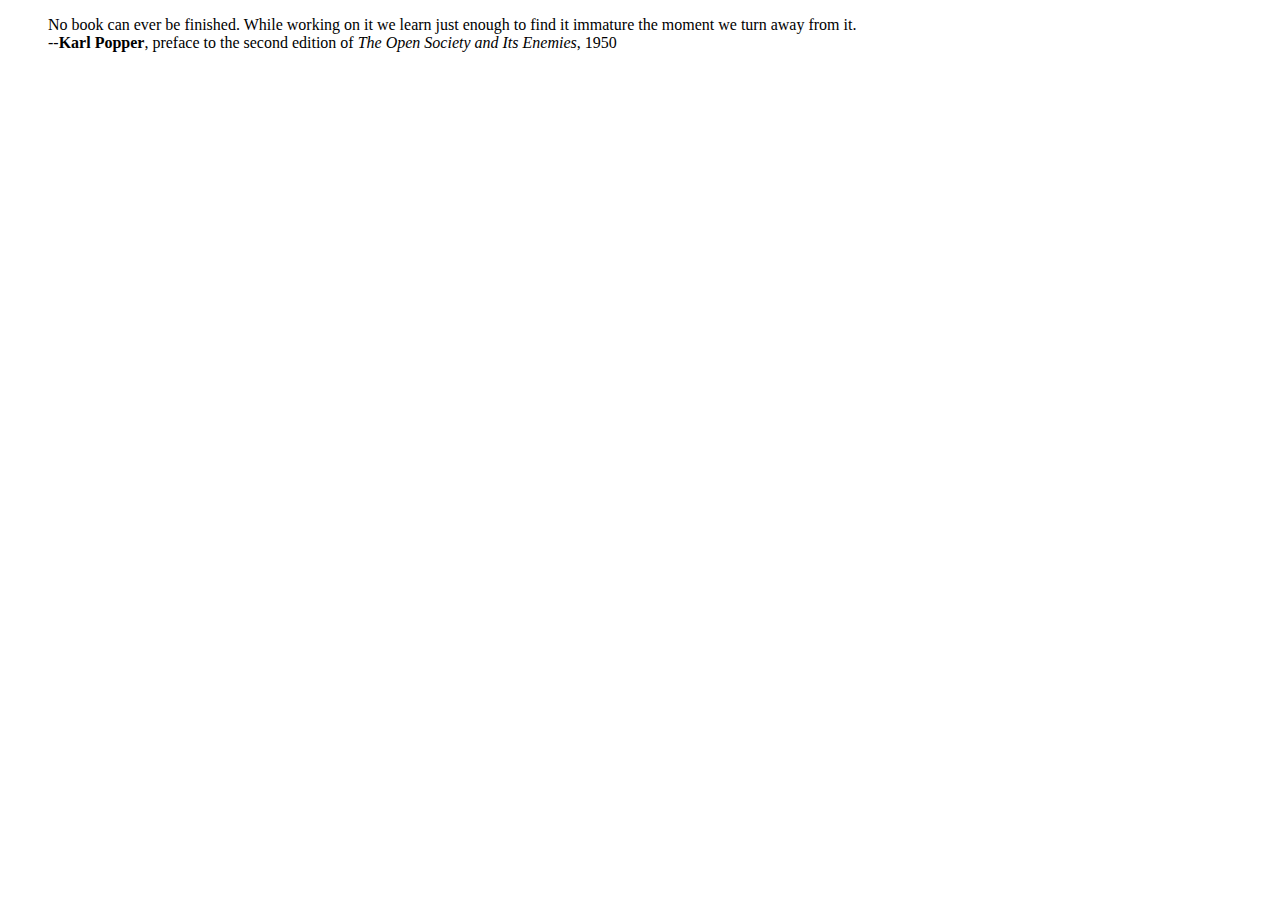
<file: CH12-Browser/index.html>
<!doctype html>
<html lang="en">
<head>
    <meta charset="UTF-8">
    <meta name="viewport"
          content="width=device-width, user-scalable=no, initial-scale=1.0, maximum-scale=1.0, minimum-scale=1.0">
    <meta http-equiv="X-UA-Compatible" content="ie=edge">
    <title>Browser coding</title>
</head>
<body>
<!--<p>one</p>
<p>two</p>
<p>three</p>-->
<!--<p>The <img src="img/cat.jpg" alt="Cat"> in the <img src="img/hot.jpg" alt="Hat">.</p>
<p><button onclick="replaceImages()">Replace</button></p>-->

<blockquote id="quote">
    No book can ever be finished. While working on it
    we learn just enough to find it immature the
    moment we turn away from it.
</blockquote>


<script>
    /*let paragraphs = document.body.getElementsByTagName("p");
    document.body.insertBefore(paragraphs[2], paragraphs[0]);*/

    /*    function replaceImages() {
            let images = document.body.getElementsByTagName("img");
            for (let i = images.length - 1; i >= 0; i--) {
                let image = images[i];
                if (image.alt) {
                    let text = document.createTextNode(image.alt);
                    image.parentNode.replaceChild(text, image);
                }
            }
        }*/

    function elt(type) {
        let node = document.createElement(type);
        for (let i = 1; i < arguments.length; i++) {
            let child = arguments[i];
            if (typeof child === "string") child = document.createTextNode(child);
            node.appendChild(child);
        }
        return node;
    }

    document.getElementById("quote").appendChild(
        elt("footer", "--",
            elt("strong", "Karl Popper"), ", preface to the second edition of ",
            elt("em", "The Open Society and Its Enemies"), ", 1950"));
</script>
</body>
</html>
</file>
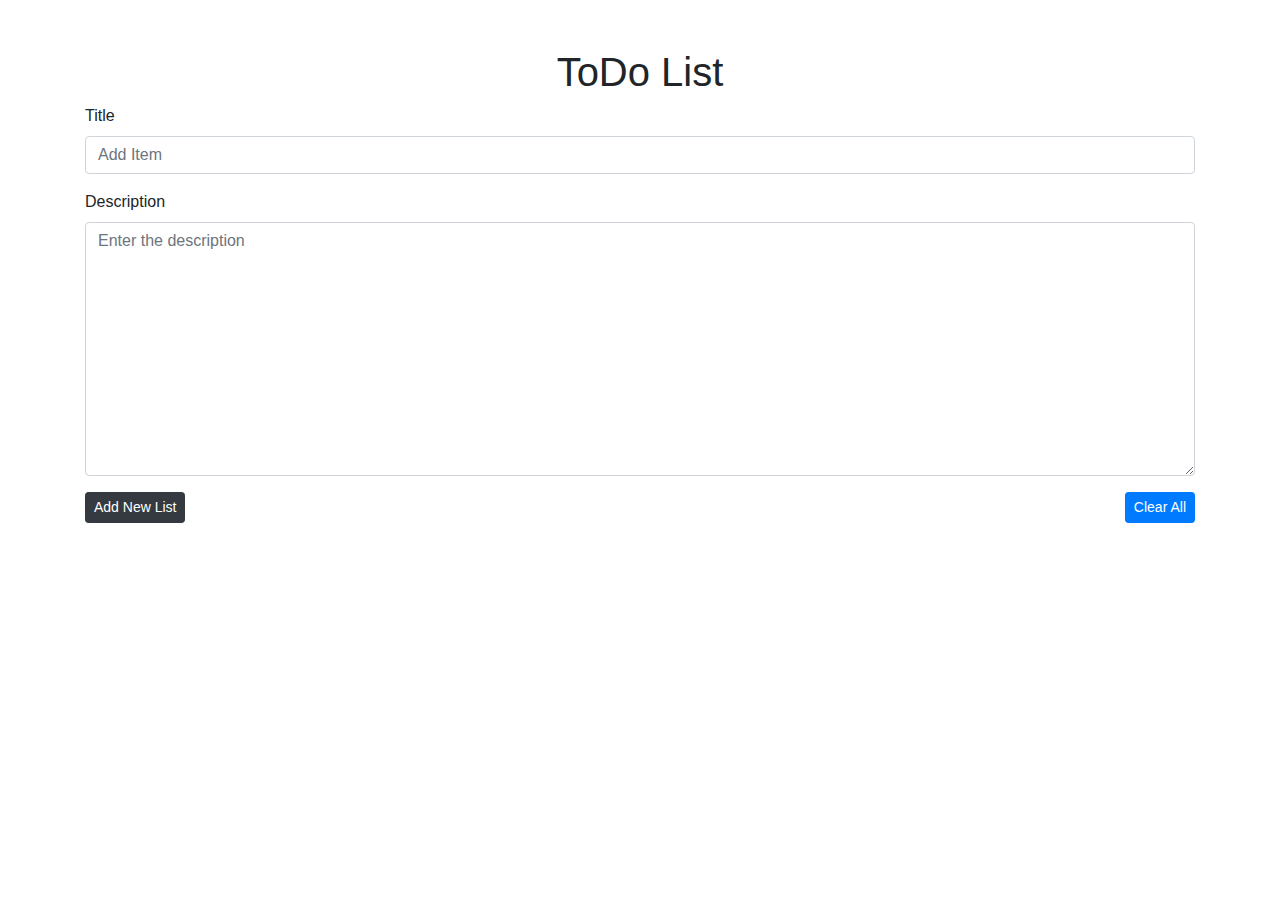
<file: ITME4-PROJECT/index.html>
<!doctype html>
<html lang="en">
<head>
    <meta charset="utf-8">
    <meta name="viewport" content="width=device-width, initial-scale=1, shrink-to-fit=no">
    <link rel="stylesheet" href="bootstrap.min.css">
    <link href="font-awesome.min.css" rel="stylesheet">
    <title>IT Major Elective Final Wave</title>
</head>
<body>
<div class="container mt-5">
    <div class="row">
        <div class="col-lg-12">
            <h1 class="text-center">ToDo List</h1>

            <form>
                <div class="form-group">
                    <label for="title-name">Title</label>
                    <input type="text" class="form-control" placeholder="Add Item" id="title-name">
                </div>

                <div class="form-group">
                    <label for="description">Description</label>
                    <textarea id="description" cols="30" rows="10" class="form-control" placeholder="Enter the description"></textarea>
                </div>

                <button class="add-btn btn btn-sm btn-dark">Add New List</button>
                <button class="update-btn btn btn-sm btn-primary">Update List</button>
                <button class="delete-btn btn btn-sm btn-danger">Delete List</button>
                <button class="back-btn btn btn-sm btn-dark">Back</button>
                <a href="#" class="clear-btn btn btn-primary btn-sm float-right">Clear All</a>
            </form>
            <ul id="todo-list" class="collection mt-5">
            </ul>
        </div><!-- end of col-lg-12 -->
    </div><!-- end of row -->
</div><!-- end of container -->
<script src="app.js"></script>
</body>
</html>
</file>
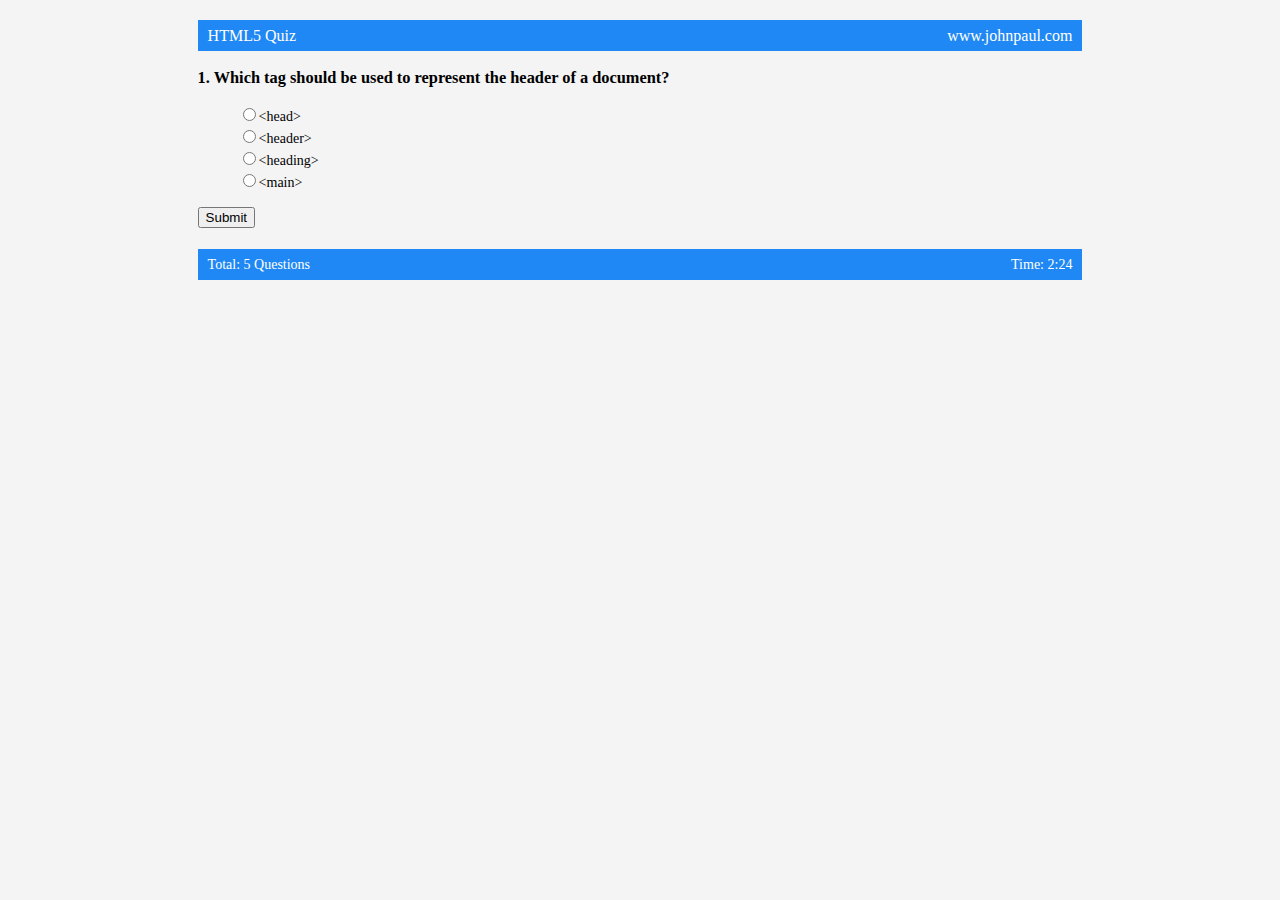
<file: JavaScipt-Quiz-App-master/index.html>
<!DOCTYPE html>
<html>
<head>
	<title>HTML5 Quiz</title>
	<meta charset="utf-8">
	<meta name="viewport" content="width=device-width, initial-scale=1">
	<link rel="stylesheet" href="css/style.css">

</head>
<body>
	<div class="container">
		<header>
			<div class="pull-left">HTML5 Quiz</div>
			<div class="pull-right">www.johnpaul.com</div>
		</header>

		<main>
			<form class="questionForm" id="q1" data-question="1">
				<h3>1. Which tag should be used to represent the header of a document?</h3>
				<ul>
					<li><input type="radio" name="q1" value="a">&lt;head&gt;</li>
					<li><input type="radio" name="q1" value="b">&lt;header&gt;</li>
					<li><input type="radio" name="q1" value="c">&lt;heading&gt;</li>
					<li><input type="radio" name="q1" value="d">&lt;main&gt;</li>
				</ul>

				<button type="submit" id="submit">Submit</button>
			</form>

			<form class="questionForm" id="q2" data-question="2">
				<h3>2. Which of the following is not a new feature of HTML5?</h3>
				<ul>
					<li><input type="radio" name="q2" value="a">New Media Elements</li>
					<li><input type="radio" name="q2" value="b">Form Input Types</li>
					<li><input type="radio" name="q2" value="c">Local Storage</li>
					<li><input type="radio" name="q2" value="d">Cookies</li>
				</ul>

				<button type="submit" id="submit">Submit</button>
			</form>

			<form class="questionForm" id="q3" data-question="3">
				<h3>3. Which element is the most appropriate to wrap around each blog post on a page?</h3>
				<ul>
					<li><input type="radio" name="q3" value="a">&lt;section&gt;</li>
					<li><input type="radio" name="q3" value="b">&lt;post&gt;</li>
					<li><input type="radio" name="q3" value="c">&lt;article&gt;</li>
					<li><input type="radio" name="q3" value="d">&lt;main&gt;</li>
				</ul>

				<button type="submit" id="submit">Submit</button>
			</form>

			<form class="questionForm" id="q4" data-question="4">
				<h3>4. Which HTML5 tag is used for slider content?</h3>
				<ul>
					<li><input type="radio" name="q4" value="a">&lt;aside&gt;</li>
					<li><input type="radio" name="q4" value="b">&lt;sidebar&gt;</li>
					<li><input type="radio" name="q4" value="c">&lt;sub&gt;</li>
					<li><input type="radio" name="q4" value="d">&lt;side&gt;</li>
				</ul>

				<button type="submit" id="submit">Submit</button>
			</form>

			<form class="questionForm" id="q5" data-question="5">
				<h3>5. Using canvas, which is used to color in a rectangle?</h3>
				<ul>
					<li><input type="radio" name="q5" value="a">strokeStyle</li>
					<li><input type="radio" name="q5" value="b">fillRect</li>
					<li><input type="radio" name="q5" value="c">strokeFill</li>
					<li><input type="radio" name="q5" value="d">rectFill</li>
				</ul>

				<button type="submit" id="submit">Submit</button>
			</form>

			<div id="results">
				
			</div>
			<br>
		</main>

		<footer>
			<div class="pull-left">Total: 5 Questions</div>
			<div class="pull-right">Time: 2:24</div>
		</footer>


	</div><!-- container -->

<script src="js/jquery.js"></script>		
<script src="js/script.js"></script>		
</body>
</html>
</file>
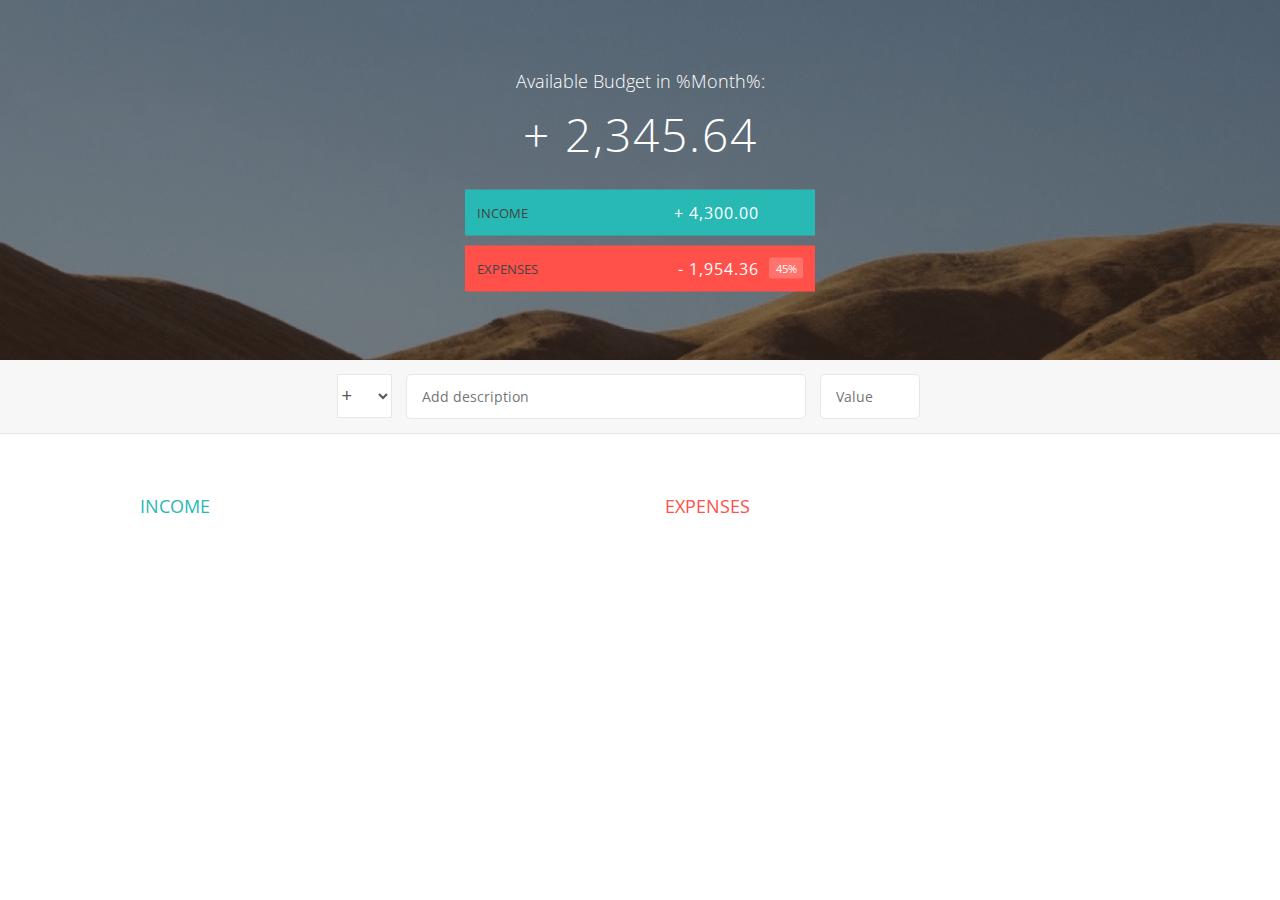
<file: JSProject/P1-BudgetApp/index.html>
<!DOCTYPE html>
<html lang="en">
<head>
    <meta charset="UTF-8">
    <link href="https://fonts.googleapis.com/css?family=Open+Sans:100,300,400,600" rel="stylesheet" type="text/css">
    <link href="http://code.ionicframework.com/ionicons/2.0.1/css/ionicons.min.css" rel="stylesheet" type="text/css">
    <link type="text/css" rel="stylesheet" href="style.css">
    <title>Budgety</title>
</head>
<body>

<div class="top">

    <div class="budget">

        <div class="budget__title">
            Available Budget in <span class="budget__title--month">%Month%</span>:
        </div>

        <div class="budget__value">+ 2,345.64</div>

        <div class="budget__income clearfix">
            <div class="budget__income--text">Income</div>
            <div class="right">
                <div class="budget__income--value">+ 4,300.00</div>
                <div class="budget__income--percentage">&nbsp;</div>
            </div>
        </div>

        <div class="budget__expenses clearfix">
            <div class="budget__expenses--text">Expenses</div>
            <div class="right clearfix">
                <div class="budget__expenses--value">- 1,954.36</div>
                <div class="budget__expenses--percentage">45%</div>
            </div>
        </div>
    </div>
</div>

<div class="bottom">
    <div class="add">
        <div class="add__container">
            <select class="add__type">
                <option value="inc" selected>+</option>
                <option value="exp">-</option>
            </select>
            <input type="text" class="add__description" placeholder="Add description">
            <input type="number" class="add__value" placeholder="Value">
            <button class="add__btn"><i class="ion-ios-checkmark-outline"></i></button>
        </div>
    </div>

    <div class="container clearfix">
        <div class="income">
            <h2 class="icome__title">Income</h2>

            <div class="income__list">

                <!--
                <div class="item clearfix" id="income-0">
                    <div class="item__description">Salary</div>
                    <div class="right clearfix">
                        <div class="item__value">+ 2,100.00</div>
                        <div class="item__delete">
                            <button class="item__delete--btn"><i class="ion-ios-close-outline"></i></button>
                        </div>
                    </div>
                </div>

                <div class="item clearfix" id="income-1">
                    <div class="item__description">Sold car</div>
                    <div class="right clearfix">
                        <div class="item__value">+ 1,500.00</div>
                        <div class="item__delete">
                            <button class="item__delete--btn"><i class="ion-ios-close-outline"></i></button>
                        </div>
                    </div>
                </div>
                -->

            </div><!-- end of income__list -->
        </div><!-- end of icome__title -->


        <div class="expenses">
            <h2 class="expenses__title">Expenses</h2>
            <div class="expenses__list">

                <!--
                <div class="item clearfix" id="expense-0">
                    <div class="item__description">Apartment rent</div>
                    <div class="right clearfix">
                        <div class="item__value">- 900.00</div>
                        <div class="item__percentage">21%</div>
                        <div class="item__delete">
                            <button class="item__delete--btn"><i class="ion-ios-close-outline"></i></button>
                        </div>
                    </div>
                </div>

                <div class="item clearfix" id="expense-1">
                    <div class="item__description">Grocery shopping</div>
                    <div class="right clearfix">
                        <div class="item__value">- 435.28</div>
                        <div class="item__percentage">10%</div>
                        <div class="item__delete">
                            <button class="item__delete--btn"><i class="ion-ios-close-outline"></i></button>
                        </div>
                    </div>
                </div>
                -->

            </div><!-- end of expenses__list -->
        </div><!-- end of expense -->
    </div>
</div>
<script src="app.js"></script>
</body>
</html>
</file>
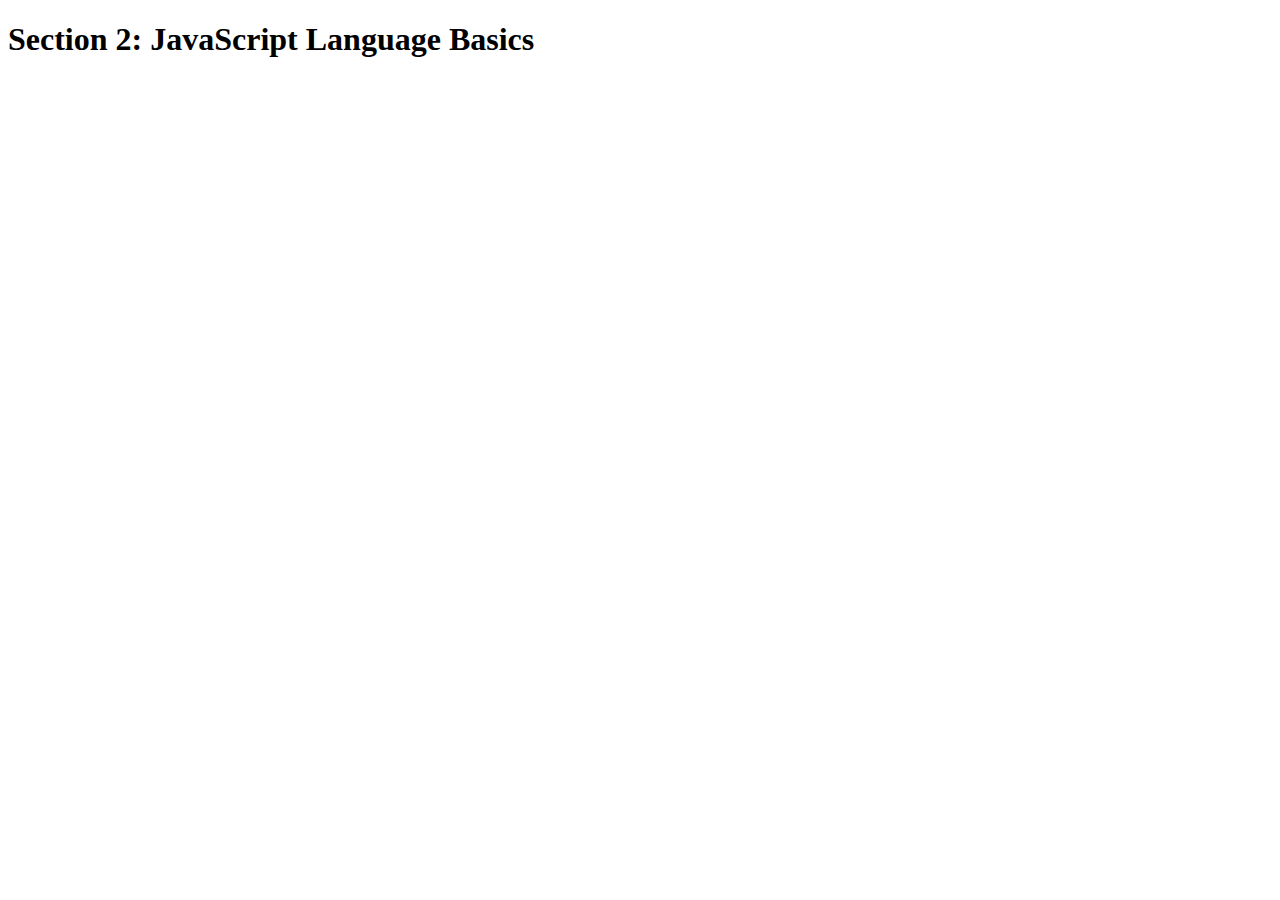
<file: JSProject/complete-javascript-course-master/2-JS-basics/final/index.html>
<!DOCTYPE html>
<html lang="en">
    <head>
        <meta charset="UTF-8">
        <title>Section 2: JavaScript Language Basics</title>
    </head>

    <body>
        <h1>Section 2: JavaScript Language Basics</h1>
    </body>
    
    <script src="script.js"></script>
</html>
</file>
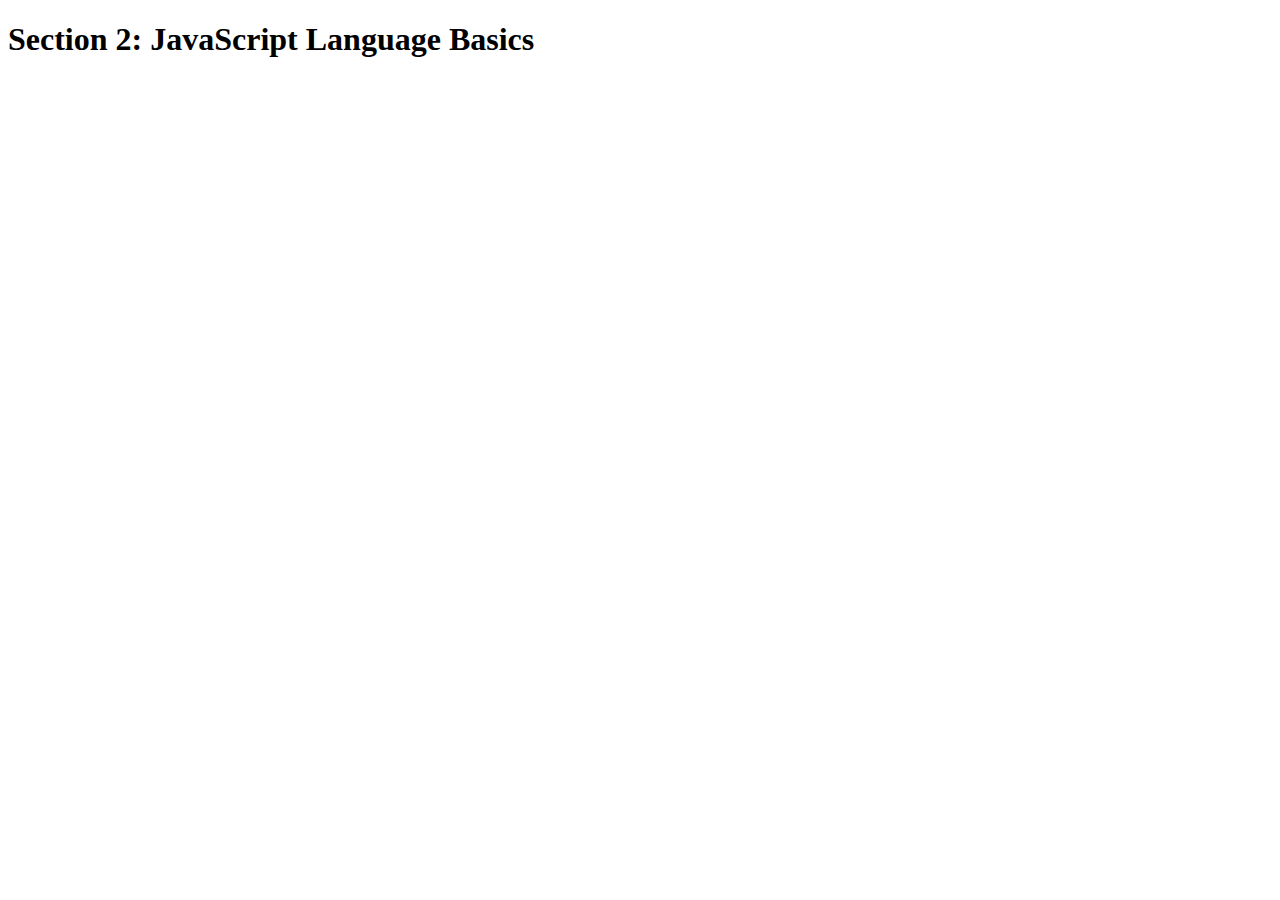
<file: JSProject/complete-javascript-course-master/2-JS-basics/starter/index.html>
<!DOCTYPE html>
<html lang="en">
    <head>
        <meta charset="UTF-8">
        <title>Section 2: JavaScript Language Basics</title>
    </head>

    <body>
        <h1>Section 2: JavaScript Language Basics</h1>
    </body>
</html>
</file>
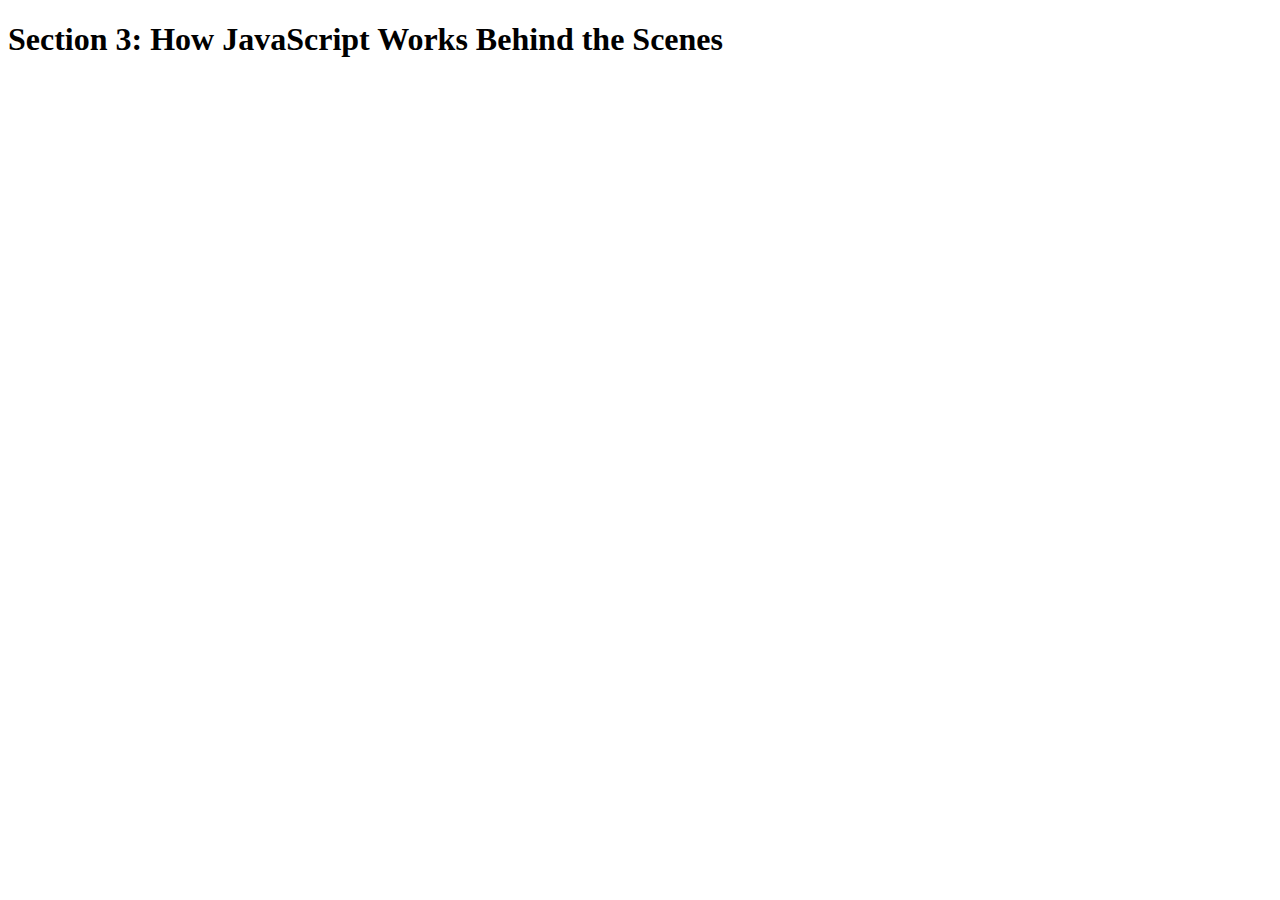
<file: JSProject/complete-javascript-course-master/3-how-JS-works/final/index.html>
<!DOCTYPE html>
<html lang="en">
    <head>
        <meta charset="UTF-8">
        <title>Section 3: How JavaScript Works Behind the Scenes</title>
    </head>

    <body>
        <h1>Section 3: How JavaScript Works Behind the Scenes</h1>
        <script src="script.js"></script>
    </body>
</html>
</file>
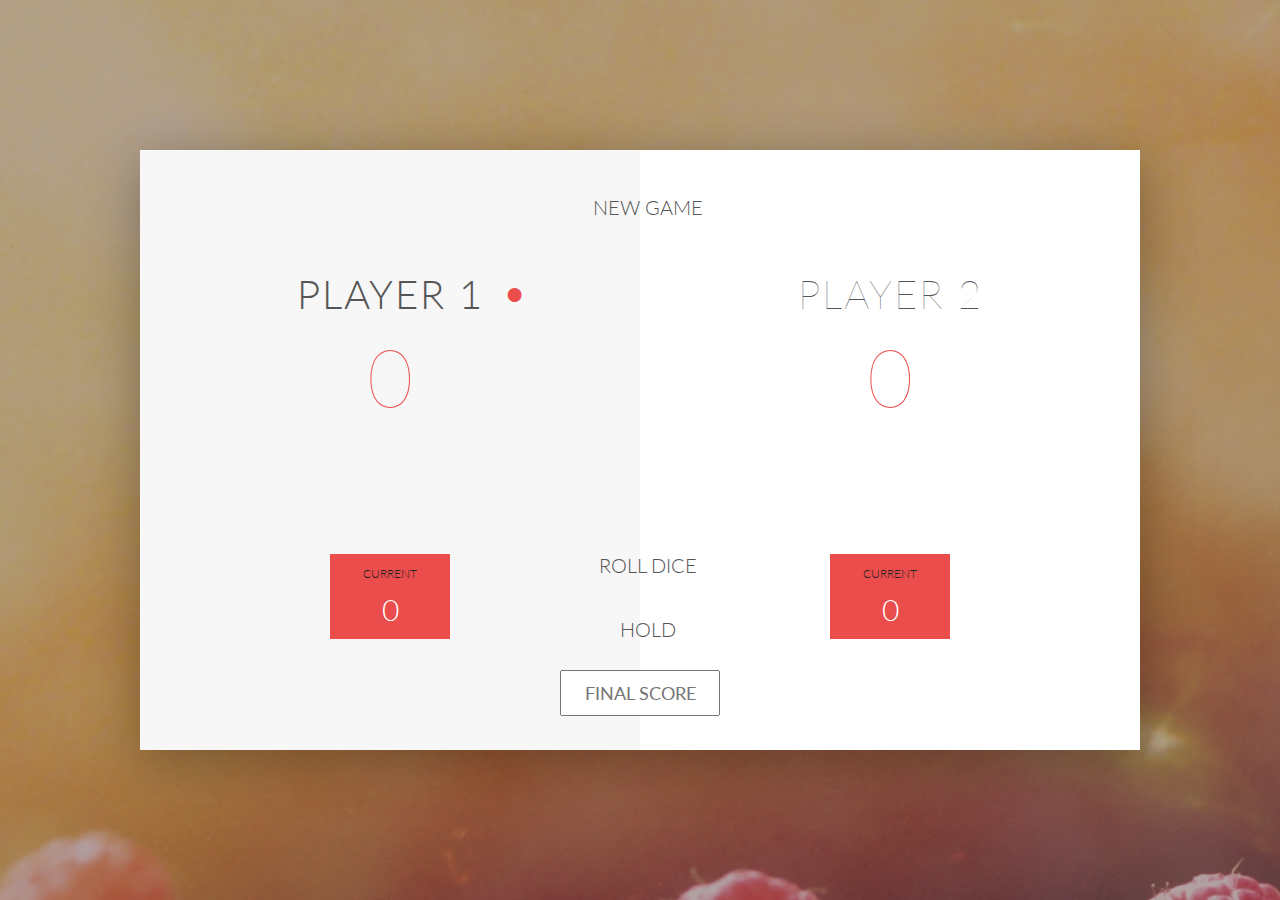
<file: JSProject/complete-javascript-course-master/4-DOM-pig-game/final/index.html>
<!DOCTYPE html>
<html lang="en">
    <head>
        <meta charset="UTF-8">
        <link href="https://fonts.googleapis.com/css?family=Lato:100,300,600" rel="stylesheet" type="text/css">
        <link href="http://code.ionicframework.com/ionicons/2.0.1/css/ionicons.min.css" rel="stylesheet" type="text/css">
        <link type="text/css" rel="stylesheet" href="style.css">
        
        <title>Pig Game</title>
    </head>

    <body>
        <div class="wrapper clearfix">
            <div class="player-0-panel active">
                <div class="player-name" id="name-0">Player 1</div>
                <div class="player-score" id="score-0">43</div>
                <div class="player-current-box">
                    <div class="player-current-label">Current</div>
                    <div class="player-current-score" id="current-0">11</div>
                </div>
            </div>
            
            <div class="player-1-panel">
                <div class="player-name" id="name-1">Player 2</div>
                <div class="player-score" id="score-1">72</div>
                <div class="player-current-box">
                    <div class="player-current-label">Current</div>
                    <div class="player-current-score" id="current-1">0</div>
                </div>
            </div>
            
            <button class="btn-new"><i class="ion-ios-plus-outline"></i>New game</button>
            <button class="btn-roll"><i class="ion-ios-loop"></i>Roll dice</button>
            <button class="btn-hold"><i class="ion-ios-download-outline"></i>Hold</button>
            
            <input type="text" placeholder="Final score" class="final-score">
            
            <img src="dice-5.png" alt="Dice" class="dice" id="dice-1">
            <img src="dice-5.png" alt="Dice" class="dice" id="dice-2">
        </div>
        
        <!--<script src="app.js"></script>-->
        <script src="challenges.js"></script>
    </body>
</html>
</file>
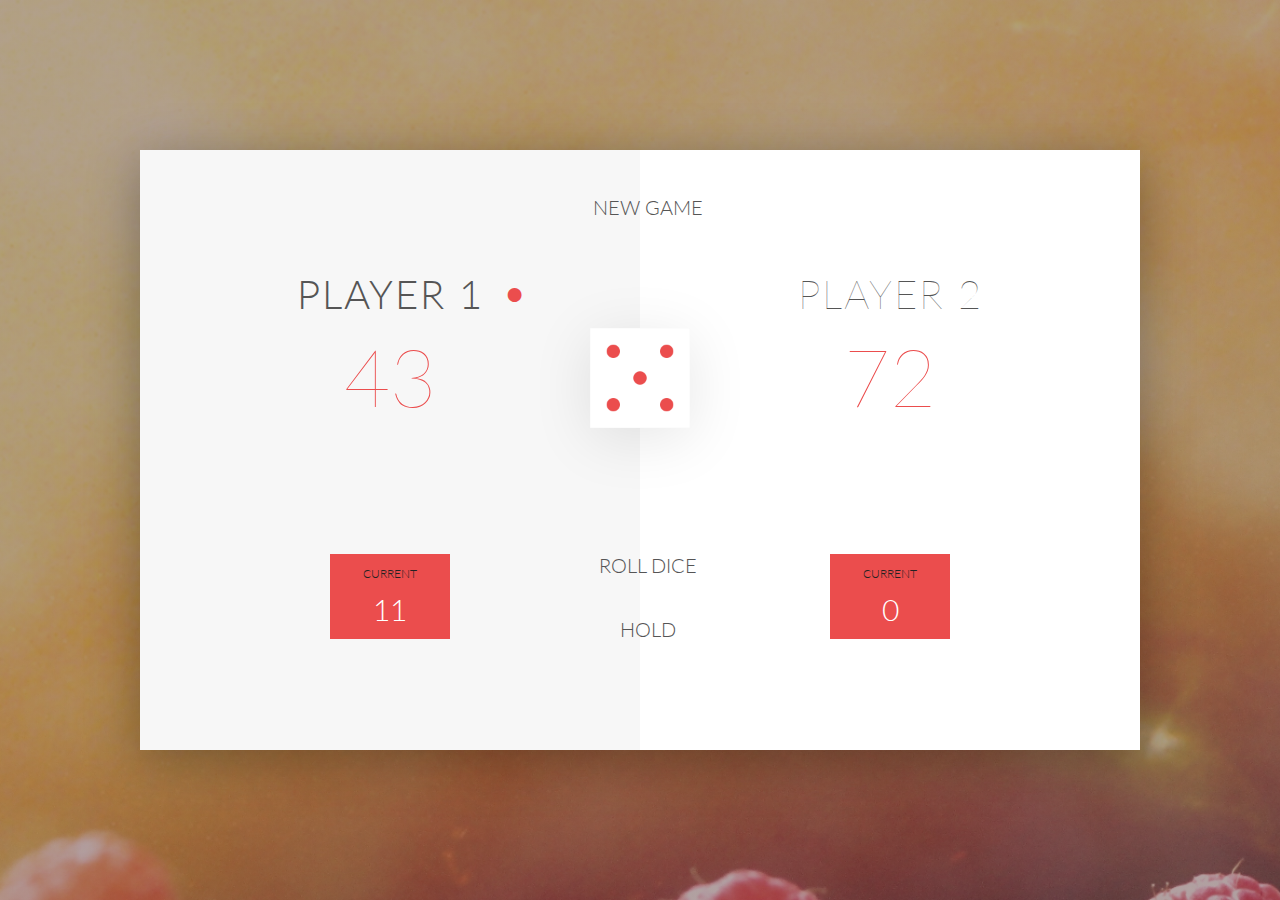
<file: JSProject/complete-javascript-course-master/4-DOM-pig-game/starter/index.html>
<!DOCTYPE html>
<html lang="en">
    <head>
        <meta charset="UTF-8">
        <link href="https://fonts.googleapis.com/css?family=Lato:100,300,600" rel="stylesheet" type="text/css">
        <link href="http://code.ionicframework.com/ionicons/2.0.1/css/ionicons.min.css" rel="stylesheet" type="text/css">
        <link type="text/css" rel="stylesheet" href="style.css">
        
        <title>Pig Game</title>
    </head>

    <body>
        <div class="wrapper clearfix">
            <div class="player-0-panel active">
                <div class="player-name" id="name-0">Player 1</div>
                <div class="player-score" id="score-0">43</div>
                <div class="player-current-box">
                    <div class="player-current-label">Current</div>
                    <div class="player-current-score" id="current-0">11</div>
                </div>
            </div>
            
            <div class="player-1-panel">
                <div class="player-name" id="name-1">Player 2</div>
                <div class="player-score" id="score-1">72</div>
                <div class="player-current-box">
                    <div class="player-current-label">Current</div>
                    <div class="player-current-score" id="current-1">0</div>
                </div>
            </div>
            
            <button class="btn-new"><i class="ion-ios-plus-outline"></i>New game</button>
            <button class="btn-roll"><i class="ion-ios-loop"></i>Roll dice</button>
            <button class="btn-hold"><i class="ion-ios-download-outline"></i>Hold</button>
            
            <img src="dice-5.png" alt="Dice" class="dice">
        </div>
        
        <script src="app.js"></script>
    </body>
</html>
</file>
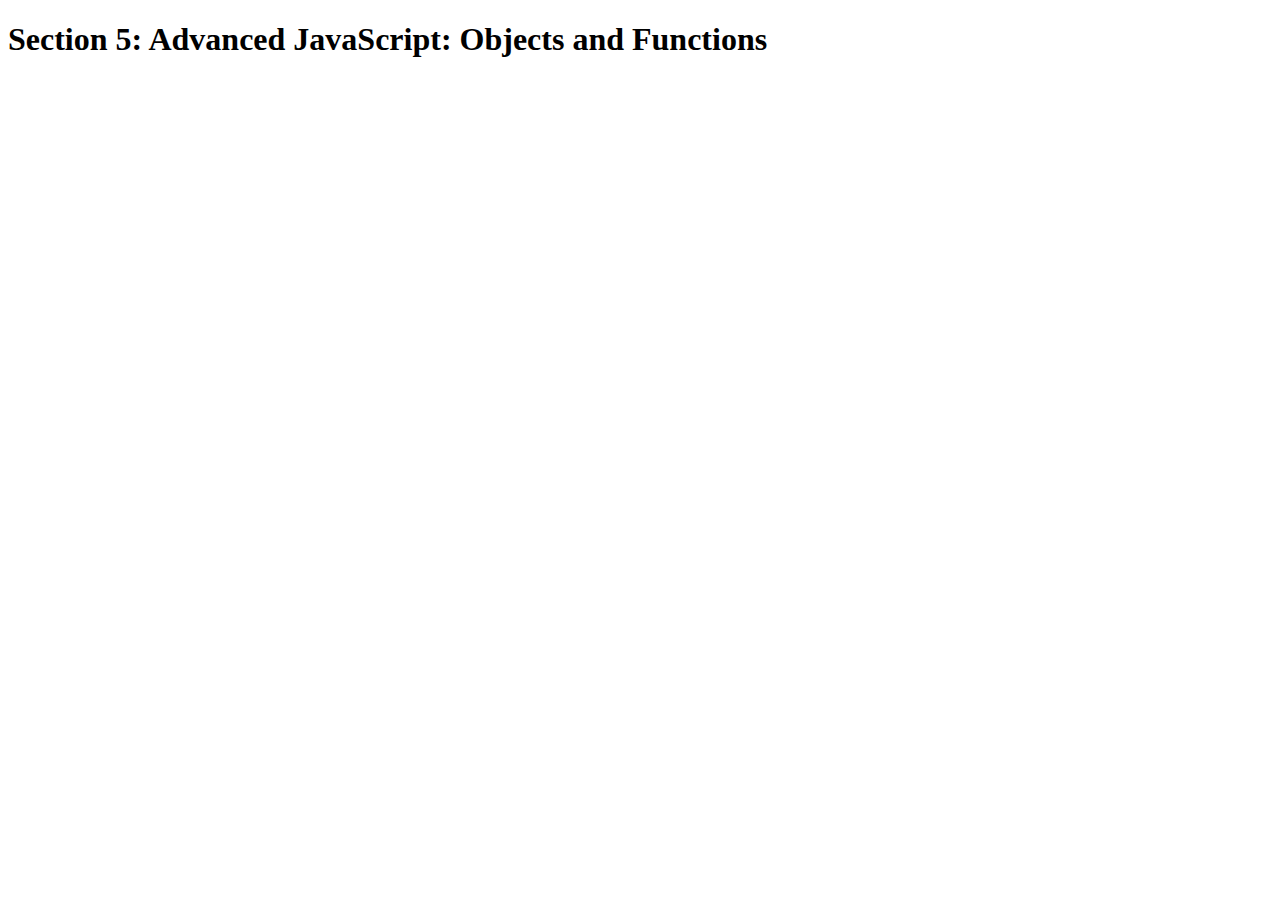
<file: JSProject/complete-javascript-course-master/5-advanced-JS/final/index.html>
<!DOCTYPE html>
<html lang="en">
    <head>
        <meta charset="UTF-8">
        <title>Section 5: Advanced JavaScript: Objects and Functions</title>
    </head>

    <body>
        <h1>Section 5: Advanced JavaScript: Objects and Functions</h1>
        <script src="script.js"></script>
    </body>
</html>
</file>
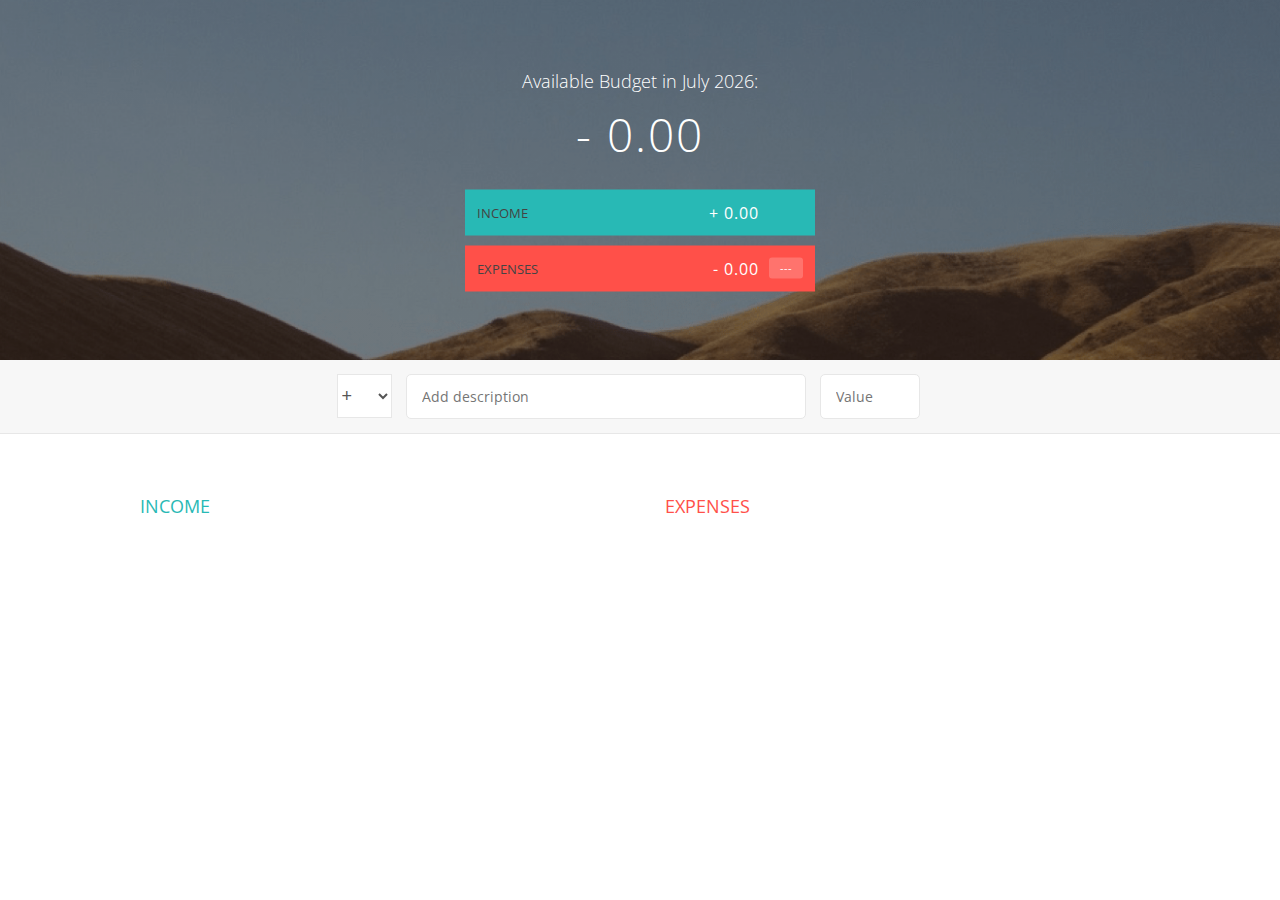
<file: JSProject/complete-javascript-course-master/6-budgety/final/index.html>
<!DOCTYPE html>
<html lang="en">
    <head>
        <meta charset="UTF-8">
        <link href="https://fonts.googleapis.com/css?family=Open+Sans:100,300,400,600" rel="stylesheet" type="text/css">
        <link href="http://code.ionicframework.com/ionicons/2.0.1/css/ionicons.min.css" rel="stylesheet" type="text/css">
        <link type="text/css" rel="stylesheet" href="style.css">
        <title>Budgety</title>
    </head>
    <body>
        
        <div class="top">
            <div class="budget">
                <div class="budget__title">
                    Available Budget in <span class="budget__title--month">%Month%</span>:
                </div>
                
                <div class="budget__value">+ 2,345.64</div>
                
                <div class="budget__income clearfix">
                    <div class="budget__income--text">Income</div>
                    <div class="right">
                        <div class="budget__income--value">+ 4,300.00</div>
                        <div class="budget__income--percentage">&nbsp;</div>
                    </div>
                </div>
                
                <div class="budget__expenses clearfix">
                    <div class="budget__expenses--text">Expenses</div>
                    <div class="right clearfix">
                        <div class="budget__expenses--value">- 1,954.36</div>
                        <div class="budget__expenses--percentage">45%</div>
                    </div>
                </div>
            </div>
        </div>
        
        
        
        <div class="bottom">
            <div class="add">
                <div class="add__container">
                    <select class="add__type">
                        <option value="inc" selected>+</option>
                        <option value="exp">-</option>
                    </select>
                    <input type="text" class="add__description" placeholder="Add description">
                    <input type="number" class="add__value" placeholder="Value">
                    <button class="add__btn"><i class="ion-ios-checkmark-outline"></i></button>
                </div>
            </div>
            
            <div class="container clearfix">
                <div class="income">
                    <h2 class="icome__title">Income</h2>
                    
                    <div class="income__list">
                       
                        <!--
                        <div class="item clearfix" id="income-0">
                            <div class="item__description">Salary</div>
                            <div class="right clearfix">
                                <div class="item__value">+ 2,100.00</div>
                                <div class="item__delete">
                                    <button class="item__delete--btn">
                                        <i class="ion-ios-close-outline"></i>
                                    </button>
                                </div>
                            </div>
                        </div>
                        
                        <div class="item clearfix" id="income-1">
                            <div class="item__description">Sold car</div>
                            <div class="right clearfix">
                                <div class="item__value">+ 1,500.00</div>
                                <div class="item__delete">
                                    <button class="item__delete--btn"><i class="ion-ios-close-outline"></i></button>
                                </div>
                            </div>
                        </div>
                        -->
                        
                    </div>
                </div>
                
                
                
                <div class="expenses">
                    <h2 class="expenses__title">Expenses</h2>
                    
                    <div class="expenses__list">
                       
                        <!--
                        <div class="item clearfix" id="expense-0">
                            <div class="item__description">Apartment rent</div>
                            <div class="right clearfix">
                                <div class="item__value">- 900.00</div>
                                <div class="item__percentage">21%</div>
                                <div class="item__delete">
                                    <button class="item__delete--btn"><i class="ion-ios-close-outline"></i></button>
                                </div>
                            </div>
                        </div>

                        <div class="item clearfix" id="expense-1">
                            <div class="item__description">Grocery shopping</div>
                            <div class="right clearfix">
                                <div class="item__value">- 435.28</div>
                                <div class="item__percentage">10%</div>
                                <div class="item__delete">
                                    <button class="item__delete--btn"><i class="ion-ios-close-outline"></i></button>
                                </div>
                            </div>
                        </div>
                        -->
                        
                    </div>
                </div>
            </div>
            
            
        </div>
        
        <script src="app.js"></script>
    </body>
</html>
</file>
<file: JavaScipt-Quiz-App-master/css/style.css>
body {
	font-family: "helvetica Neue";
	font-size:14px;
	line-height: 1.5em;
	background-color: #f4f4f4;
}

li {
	list-style: none;
}

.container {
	width: 70%;
	margin:20px auto;
	overflow: auto;
}

.pull-left { float: left; }
.pull-right { float: right; }

header,footer {
	background-color: #1f88f4;
	color:#fff;
	padding: 5px 10px;
	overflow: auto;
	font-size: 16px;
}

footer {
	font-size: 14px;
}

@media only screen and (max-width:900px) {
	.container {
		width: 90%;
	}
}
</file>
<file: JSProject/P1-BudgetApp/style.css>
/**********************************************
*** GENERAL
**********************************************/

* {
    margin: 0;
    padding: 0;
    box-sizing: border-box;
}

.clearfix::after {
    content: "";
    display: table;
    clear: both;
}

body {
    color: #555;
    font-family: Open Sans;
    font-size: 16px;
    position: relative;
    height: 100vh;
    font-weight: 400;
}

.right { float: right; }
.red { color: #FF5049 !important; }
.red-focus:focus { border: 1px solid #FF5049 !important; }

/**********************************************
*** TOP PART
**********************************************/

.top {
    height: 40vh;
    background-image: linear-gradient(rgba(0, 0, 0, 0.35), rgba(0, 0, 0, 0.35)), url(back.png);
    background-size: cover;
    background-position: center;
    position: relative;
}

.budget {
    position: absolute;
    width: 350px;
    top: 50%;
    left: 50%;
    transform: translate(-50%, -50%);
    color: #fff;
}

.budget__title {
    font-size: 18px;
    text-align: center;
    margin-bottom: 10px;
    font-weight: 300;
}

.budget__value {
    font-weight: 300;
    font-size: 46px;
    text-align: center;
    margin-bottom: 25px;
    letter-spacing: 2px;
}

.budget__income,
.budget__expenses {
    padding: 12px;
    text-transform: uppercase;
}

.budget__income {
    margin-bottom: 10px;
    background-color: #28B9B5;
}

.budget__expenses {
    background-color: #FF5049;
}

.budget__income--text,
.budget__expenses--text {
    float: left;
    font-size: 13px;
    color: #444;
    margin-top: 2px;
}

.budget__income--value,
.budget__expenses--value {
    letter-spacing: 1px;
    float: left;
}

.budget__income--percentage,
.budget__expenses--percentage {
    float: left;
    width: 34px;
    font-size: 11px;
    padding: 3px 0;
    margin-left: 10px;
}

.budget__expenses--percentage {
    background-color: rgba(255, 255, 255, 0.2);
    text-align: center;
    border-radius: 3px;
}


/**********************************************
*** BOTTOM PART
**********************************************/

/***** FORM *****/
.add {
    padding: 14px;
    border-bottom: 1px solid #e7e7e7;
    background-color: #f7f7f7;
}

.add__container {
    margin: 0 auto;
    text-align: center;
}

.add__type {
    width: 55px;
    border: 1px solid #e7e7e7;
    height: 44px;
    font-size: 18px;
    color: inherit;
    background-color: #fff;
    margin-right: 10px;
    font-weight: 300;
    transition: border 0.3s;
}

.add__description,
.add__value {
    border: 1px solid #e7e7e7;
    background-color: #fff;
    color: inherit;
    font-family: inherit;
    font-size: 14px;
    padding: 12px 15px;
    margin-right: 10px;
    border-radius: 5px;
    transition: border 0.3s;
}

.add__description { width: 400px;}
.add__value { width: 100px;}

.add__btn {
    font-size: 35px;
    background: none;
    border: none;
    color: #28B9B5;
    cursor: pointer;
    display: inline-block;
    vertical-align: middle;
    line-height: 1.1;
    margin-left: 10px;
}

.add__btn:active { transform: translateY(2px); }

.add__type:focus,
.add__description:focus,
.add__value:focus {
    outline: none;
    border: 1px solid #28B9B5;
}

.add__btn:focus { outline: none; }

/***** LISTS *****/
.container {
    width: 1000px;
    margin: 60px auto;
}

.income {
    float: left;
    width: 475px;
    margin-right: 50px;
}

.expenses {
    float: left;
    width: 475px;
}

h2 {
    text-transform: uppercase;
    font-size: 18px;
    font-weight: 400;
    margin-bottom: 15px;
}

.icome__title { color: #28B9B5; }
.expenses__title { color: #FF5049; }

.item {
    padding: 13px;
    border-bottom: 1px solid #e7e7e7;
}

.item:first-child { border-top: 1px solid #e7e7e7; }
.item:nth-child(even) { background-color: #f7f7f7; }

.item__description {
    float: left;
}

.item__value {
    float: left;
    transition: transform 0.3s;
}

.item__percentage {
    float: left;
    margin-left: 20px;
    transition: transform 0.3s;
    font-size: 11px;
    background-color: #FFDAD9;
    padding: 3px;
    border-radius: 3px;
    width: 32px;
    text-align: center;
}

.income .item__value,
.income .item__delete--btn {
    color: #28B9B5;
}

.expenses .item__value,
.expenses .item__percentage,
.expenses .item__delete--btn {
    color: #FF5049;
}


.item__delete {
    float: left;
}

.item__delete--btn {
    font-size: 22px;
    background: none;
    border: none;
    cursor: pointer;
    display: inline-block;
    vertical-align: middle;
    line-height: 1;
    display: none;
}

.item__delete--btn:focus { outline: none; }
.item__delete--btn:active { transform: translateY(2px); }

.item:hover .item__delete--btn { display: block; }
.item:hover .item__value { transform: translateX(-20px); }
.item:hover .item__percentage { transform: translateX(-20px); }


.unpaid {
    background-color: #FFDAD9 !important;
    cursor: pointer;
    color: #FF5049;

}

.unpaid .item__percentage { box-shadow: 0 2px 6px 0 rgba(0, 0, 0, 0.1); }
.unpaid:hover .item__description { font-weight: 900; }
</file>
<file: JSProject/complete-javascript-course-master/4-DOM-pig-game/final/style.css>
/**********************************************
*** GENERAL
**********************************************/

.final-score {
    position: absolute;
    left: 50%;
    transform: translateX(-50%);
    top: 520px;
    color: #555;
    font-size: 18px;
    font-family: 'Lato';
    text-align: center;
    padding: 10px;
    width: 160px;
    text-transform: uppercase;
}

.final-score:focus { outline: none; }

#dice-1 { top: 120px; }
#dice-2 { top: 250px; }


* {
    margin: 0;
    padding: 0;
    box-sizing: border-box;
    
}

.clearfix::after {
    content: "";
    display: table;
    clear: both;
}

body {
    background-image: linear-gradient(rgba(62, 20, 20, 0.4), rgba(62, 20, 20, 0.4)), url(back.jpg);
    background-size: cover;
    background-position: center;
    font-family: Lato;
    font-weight: 300;
    position: relative;
    height: 100vh;
    color: #555;
}

.wrapper {
    width: 1000px;
    position: absolute;
    top: 50%;
    left: 50%;
    transform: translate(-50%, -50%);
    background-color: #fff;
    box-shadow: 0px 10px 50px rgba(0, 0, 0, 0.3);
    overflow: hidden;
}

.player-0-panel,
.player-1-panel {
    width: 50%;
    float: left;
    height: 600px;
    padding: 100px;
}



/**********************************************
*** PLAYERS
**********************************************/

.player-name {
    font-size: 40px;
    text-align: center;
    text-transform: uppercase;
    letter-spacing: 2px;
    font-weight: 100;
    margin-top: 20px;
    margin-bottom: 10px;
    position: relative;
}

.player-score {
    text-align: center;
    font-size: 80px;
    font-weight: 100;
    color: #EB4D4D;
    margin-bottom: 130px;
}

.active { background-color: #f7f7f7; }
.active .player-name { font-weight: 300; }

.active .player-name::after {
    content: "\2022";
    font-size: 47px;
    position: absolute;
    color: #EB4D4D;
    top: -7px;
    right: 10px;
    
}

.player-current-box {
    background-color: #EB4D4D;
    color: #fff;
    width: 40%;
    margin: 0 auto;
    padding: 12px;
    text-align: center;
}

.player-current-label {
    text-transform: uppercase;
    margin-bottom: 10px;
    font-size: 12px;
    color: #222;
}

.player-current-score {
    font-size: 30px;
}

button {
    position: absolute;
    width: 200px;
    left: 50%;
    transform: translateX(-50%);
    color: #555;
    background: none;
    border: none;
    font-family: Lato;
    font-size: 20px;
    text-transform: uppercase;
    cursor: pointer;
    font-weight: 300;
    transition: background-color 0.3s, color 0.3s;
}

button:hover { font-weight: 600; }
button:hover i { margin-right: 20px; }

button:focus {
    outline: none;
}

i {
    color: #EB4D4D;
    display: inline-block;
    margin-right: 15px;
    font-size: 32px;
    line-height: 1;
    vertical-align: text-top;
    margin-top: -4px;
    transition: margin 0.3s;
}

.btn-new { top: 45px;}
.btn-roll { top: 403px;}
.btn-hold { top: 467px;}

.dice {
    position: absolute;
    left: 50%;
    top: 178px;
    transform: translateX(-50%);
    height: 100px;
    box-shadow: 0px 10px 60px rgba(0, 0, 0, 0.10);
}

.winner { background-color: #f7f7f7; }
.winner .player-name { font-weight: 300; color: #EB4D4D; }
</file>
<file: JSProject/complete-javascript-course-master/4-DOM-pig-game/starter/style.css>
/**********************************************
*** GENERAL
**********************************************/

* {
    margin: 0;
    padding: 0;
    box-sizing: border-box;
    
}

.clearfix::after {
    content: "";
    display: table;
    clear: both;
}

body {
    background-image: linear-gradient(rgba(62, 20, 20, 0.4), rgba(62, 20, 20, 0.4)), url(back.jpg);
    background-size: cover;
    background-position: center;
    font-family: Lato;
    font-weight: 300;
    position: relative;
    height: 100vh;
    color: #555;
}

.wrapper {
    width: 1000px;
    position: absolute;
    top: 50%;
    left: 50%;
    transform: translate(-50%, -50%);
    background-color: #fff;
    box-shadow: 0px 10px 50px rgba(0, 0, 0, 0.3);
    overflow: hidden;
}

.player-0-panel,
.player-1-panel {
    width: 50%;
    float: left;
    height: 600px;
    padding: 100px;
}



/**********************************************
*** PLAYERS
**********************************************/

.player-name {
    font-size: 40px;
    text-align: center;
    text-transform: uppercase;
    letter-spacing: 2px;
    font-weight: 100;
    margin-top: 20px;
    margin-bottom: 10px;
    position: relative;
}

.player-score {
    text-align: center;
    font-size: 80px;
    font-weight: 100;
    color: #EB4D4D;
    margin-bottom: 130px;
}

.active { background-color: #f7f7f7; }
.active .player-name { font-weight: 300; }

.active .player-name::after {
    content: "\2022";
    font-size: 47px;
    position: absolute;
    color: #EB4D4D;
    top: -7px;
    right: 10px;
    
}

.player-current-box {
    background-color: #EB4D4D;
    color: #fff;
    width: 40%;
    margin: 0 auto;
    padding: 12px;
    text-align: center;
}

.player-current-label {
    text-transform: uppercase;
    margin-bottom: 10px;
    font-size: 12px;
    color: #222;
}

.player-current-score {
    font-size: 30px;
}

button {
    position: absolute;
    width: 200px;
    left: 50%;
    transform: translateX(-50%);
    color: #555;
    background: none;
    border: none;
    font-family: Lato;
    font-size: 20px;
    text-transform: uppercase;
    cursor: pointer;
    font-weight: 300;
    transition: background-color 0.3s, color 0.3s;
}

button:hover { font-weight: 600; }
button:hover i { margin-right: 20px; }

button:focus {
    outline: none;
}

i {
    color: #EB4D4D;
    display: inline-block;
    margin-right: 15px;
    font-size: 32px;
    line-height: 1;
    vertical-align: text-top;
    margin-top: -4px;
    transition: margin 0.3s;
}

.btn-new { top: 45px;}
.btn-roll { top: 403px;}
.btn-hold { top: 467px;}

.dice {
    position: absolute;
    left: 50%;
    top: 178px;
    transform: translateX(-50%);
    height: 100px;
    box-shadow: 0px 10px 60px rgba(0, 0, 0, 0.10);
}

.winner { background-color: #f7f7f7; }
.winner .player-name { font-weight: 300; color: #EB4D4D; }
</file>
<file: JSProject/complete-javascript-course-master/6-budgety/final/style.css>
/**********************************************
*** GENERAL
**********************************************/

* {
    margin: 0;
    padding: 0;
    box-sizing: border-box;
}

.clearfix::after {
    content: "";
    display: table;
    clear: both;
}

body {
    color: #555;
    font-family: Open Sans;
    font-size: 16px;
    position: relative;
    height: 100vh;
    font-weight: 400;
}

.right { float: right; }
.red { color: #FF5049 !important; }
.red-focus:focus { border: 1px solid #FF5049 !important; }

/**********************************************
*** TOP PART
**********************************************/

.top {
    height: 40vh;
    background-image: linear-gradient(rgba(0, 0, 0, 0.35), rgba(0, 0, 0, 0.35)), url(back.png);
    background-size: cover;
    background-position: center;
    position: relative;
}

.budget {
    position: absolute;
    width: 350px;
    top: 50%;
    left: 50%;
    transform: translate(-50%, -50%);
    color: #fff;
}

.budget__title {
    font-size: 18px;
    text-align: center;
    margin-bottom: 10px;
    font-weight: 300;
}

.budget__value {
    font-weight: 300;
    font-size: 46px;
    text-align: center;
    margin-bottom: 25px;
    letter-spacing: 2px;
}

.budget__income,
.budget__expenses {
    padding: 12px;
    text-transform: uppercase;
}

.budget__income {
    margin-bottom: 10px;
    background-color: #28B9B5;
}

.budget__expenses {
    background-color: #FF5049;
}

.budget__income--text,
.budget__expenses--text {
    float: left;
    font-size: 13px;
    color: #444;
    margin-top: 2px;
}

.budget__income--value,
.budget__expenses--value {
    letter-spacing: 1px;
    float: left;
}

.budget__income--percentage,
.budget__expenses--percentage {
    float: left;
    width: 34px;
    font-size: 11px;
    padding: 3px 0;
    margin-left: 10px;
}

.budget__expenses--percentage {
    background-color: rgba(255, 255, 255, 0.2);
    text-align: center;
    border-radius: 3px;
}


/**********************************************
*** BOTTOM PART
**********************************************/

/***** FORM *****/
.add {
    padding: 14px;
    border-bottom: 1px solid #e7e7e7;
    background-color: #f7f7f7;
}

.add__container {
    margin: 0 auto;
    text-align: center;
}

.add__type {
    width: 55px;
    border: 1px solid #e7e7e7;
    height: 44px;
    font-size: 18px;
    color: inherit;
    background-color: #fff;
    margin-right: 10px;
    font-weight: 300;
    transition: border 0.3s;
}

.add__description,
.add__value {
    border: 1px solid #e7e7e7;
    background-color: #fff;
    color: inherit;
    font-family: inherit;
    font-size: 14px;
    padding: 12px 15px;
    margin-right: 10px;
    border-radius: 5px;
    transition: border 0.3s;
}

.add__description { width: 400px;}
.add__value { width: 100px;}

.add__btn {
    font-size: 35px;
    background: none;
    border: none;
    color: #28B9B5;
    cursor: pointer;
    display: inline-block;
    vertical-align: middle;
    line-height: 1.1;
    margin-left: 10px;
}

.add__btn:active { transform: translateY(2px); }

.add__type:focus,
.add__description:focus,
.add__value:focus {
    outline: none;
    border: 1px solid #28B9B5;
}

.add__btn:focus { outline: none; }

/***** LISTS *****/
.container {
    width: 1000px;
    margin: 60px auto;
}

.income {
    float: left;
    width: 475px;
    margin-right: 50px;
}

.expenses {
    float: left;
    width: 475px;
}

h2 {
    text-transform: uppercase;
    font-size: 18px;
    font-weight: 400;
    margin-bottom: 15px;
}

.icome__title { color: #28B9B5; }
.expenses__title { color: #FF5049; }

.item {
    padding: 13px;
    border-bottom: 1px solid #e7e7e7;
}

.item:first-child { border-top: 1px solid #e7e7e7; }
.item:nth-child(even) { background-color: #f7f7f7; }

.item__description {
    float: left;
}

.item__value {
    float: left;
    transition: transform 0.3s;
}

.item__percentage {
    float: left;
    margin-left: 20px;
    transition: transform 0.3s;
    font-size: 11px;
    background-color: #FFDAD9;
    padding: 3px;
    border-radius: 3px;
    width: 32px;
    text-align: center;
}

.income .item__value,
.income .item__delete--btn {
    color: #28B9B5;
}

.expenses .item__value,
.expenses .item__percentage,
.expenses .item__delete--btn {
    color: #FF5049;
}


.item__delete {
    float: left;
}

.item__delete--btn {
    font-size: 22px;
    background: none;
    border: none;
    cursor: pointer;
    display: inline-block;
    vertical-align: middle;
    line-height: 1;
    display: none;
}

.item__delete--btn:focus { outline: none; }
.item__delete--btn:active { transform: translateY(2px); }

.item:hover .item__delete--btn { display: block; }
.item:hover .item__value { transform: translateX(-20px); }
.item:hover .item__percentage { transform: translateX(-20px); }


.unpaid {
    background-color: #FFDAD9 !important;
    cursor: pointer;
    color: #FF5049;

}

.unpaid .item__percentage { box-shadow: 0 2px 6px 0 rgba(0, 0, 0, 0.1); }
.unpaid:hover .item__description { font-weight: 900; }
</file>
